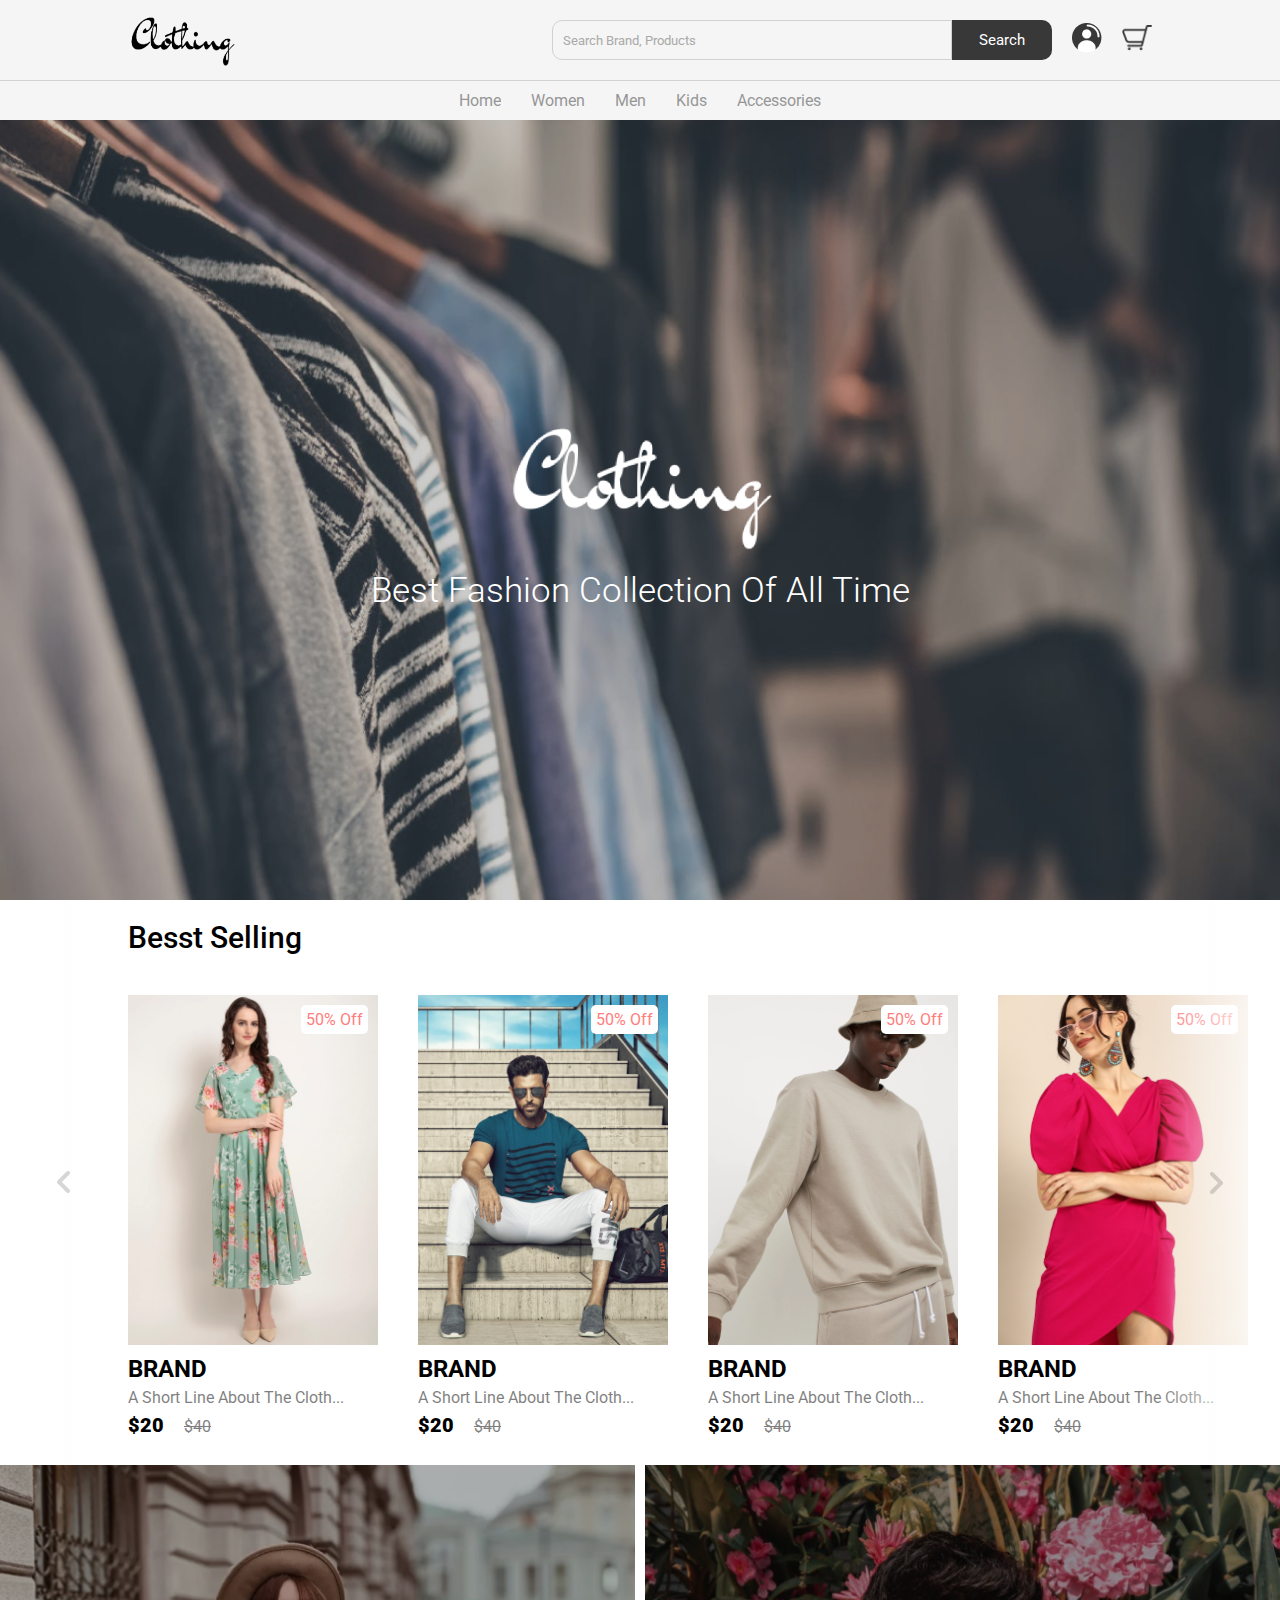
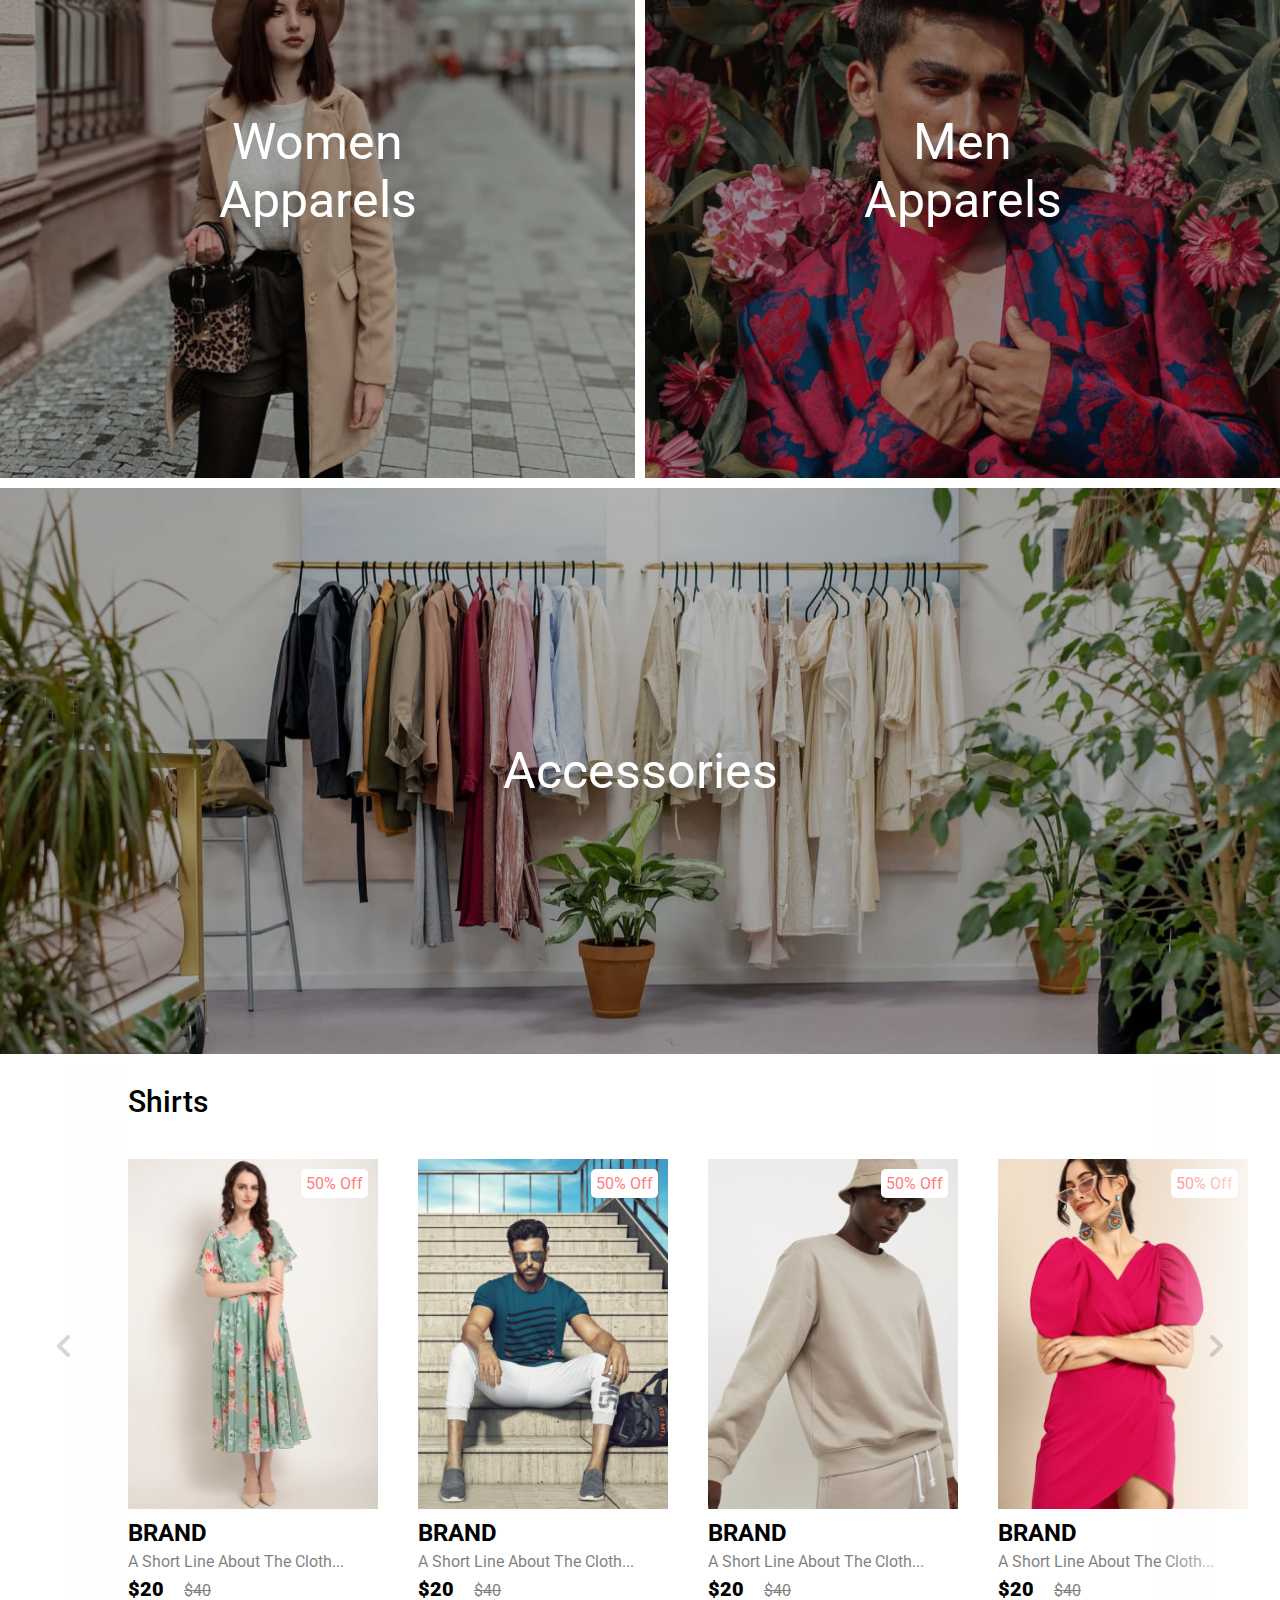
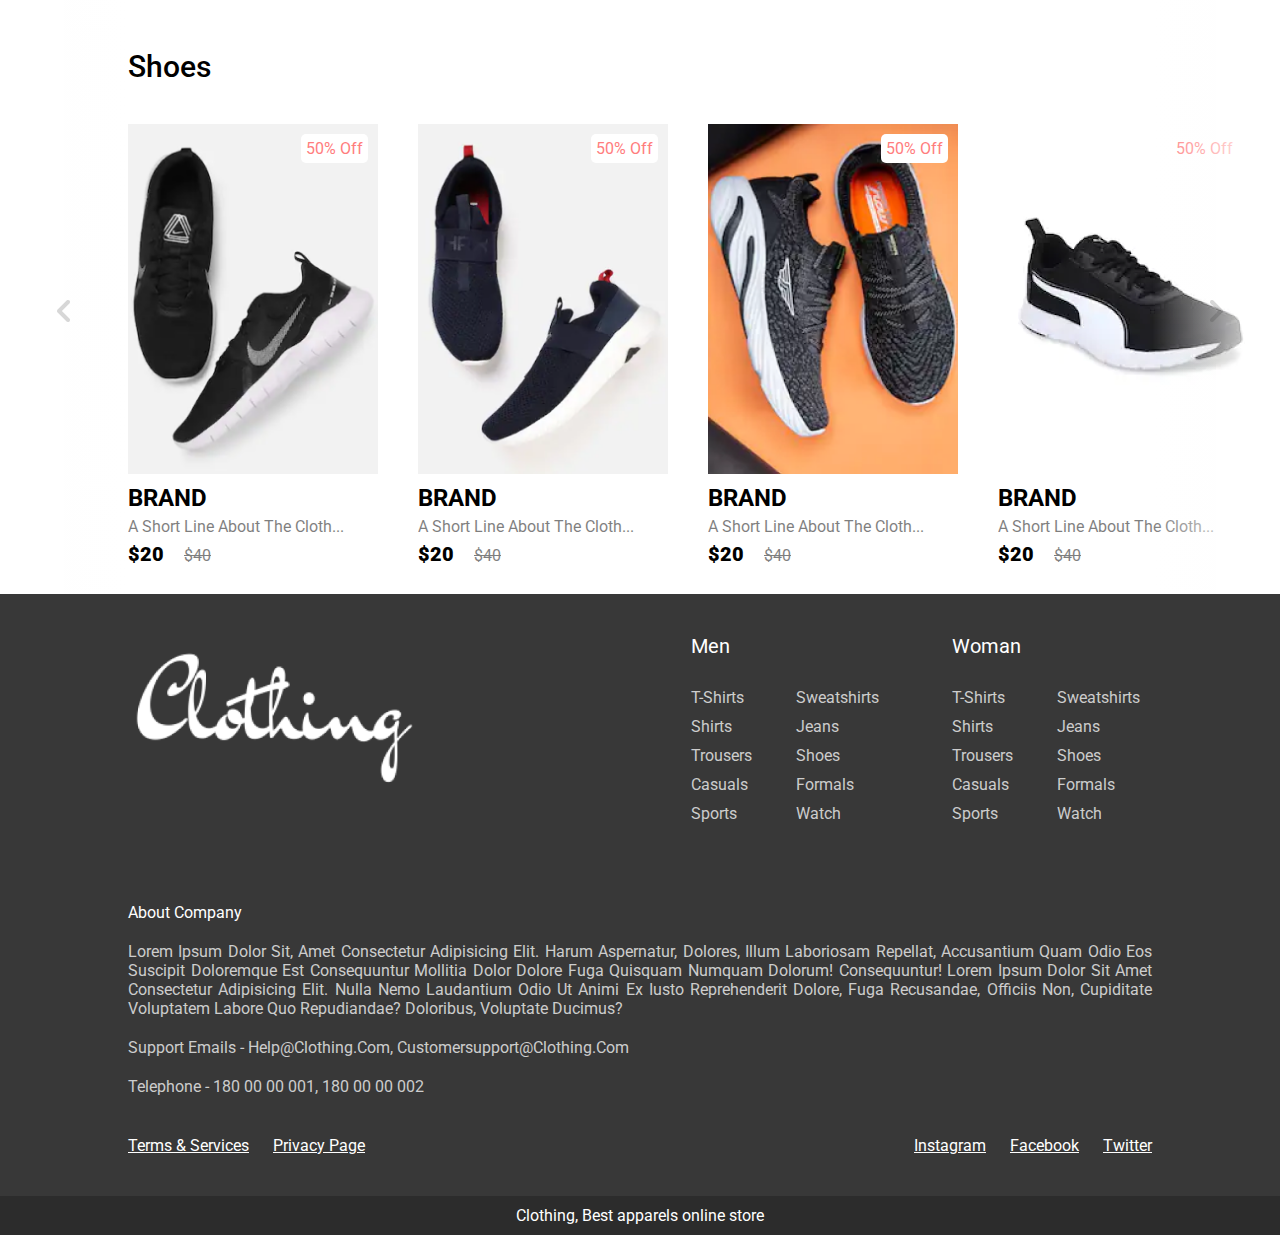
<file: public/index.html>
<!DOCTYPE html>
<html lang="en">

<head>
    <meta charset="UTF-8">
    <meta http-equiv="X-UA-Compatible" content="IE=edge">
    <meta name="viewport" content="width=
    , initial-scale=1.0">
    <!-- google fonts -->
    <link rel="preconnect" href="https://fonts.googleapis.com">
    <link rel="preconnect" href="https://fonts.gstatic.com" crossorigin>
    <link href="https://fonts.googleapis.com/css2?family=Roboto:wght@400;700&display=swap" rel="stylesheet">
    <link rel="stylesheet" href="css/styles.css">
    <title>Clothing - Best Apparels Online Store</title>

</head>

<body>
    <nav class="navbar">

    </nav>

    <!-- Hero section -->
    <header class="hero-section">
        <div class="content">
            <img src="img/light-logo.png" alt="Logo light" class="logo">
            <p class="sub-heading">best fashion collection of all time</p>
        </div>
    </header>

    <!-- cards- containers -->
    <section class="product">
        <h2 class="product-category">
            besst selling </h2>
        <button class="pre-btn"><img src="img/arrow.png" alt="Arrow"></button>
        <button class="nxt-btn"><img src="img/arrow.png" alt="Arrow"></button>
        <div class="product-container">
            <div class="product-card">
                <div class="product-image">
                    <span class="discount-tag">50% off</span>
                    <img src="img/card1.png" alt="model-01" class="product-thumb">
                    <button class="card-btn">add to whislist</button>
                </div>
                <div class="product-info">
                    <h2 class="product-brand">brand</h2>
                    <p class="product-short-des">a short line about the cloth...</p>
                    <span class="price">$20</span><span class="actual-price">$40</span>
                </div>
            </div>
            <!-- -----------P-->
            <div class="product-card">
                <div class="product-image">
                    <span class="discount-tag">50% off</span>
                    <img src="img/card2.png" alt="model-01" class="product-thumb">
                    <button class="card-btn">add to whislist</button>
                </div>
                <div class="product-info">
                    <h2 class="product-brand">brand</h2>
                    <p class="product-short-des">a short line about the cloth...</p>
                    <span class="price">$20</span><span class="actual-price">$40</span>
                </div>
            </div>
            <!-- ----------- -->
            <!-- -----------P-->
            <div class="product-card">
                <div class="product-image">
                    <span class="discount-tag">50% off</span>
                    <img src="img/card3.png" alt="model-01" class="product-thumb">
                    <button class="card-btn">add to whislist</button>
                </div>
                <div class="product-info">
                    <h2 class="product-brand">brand</h2>
                    <p class="product-short-des">a short line about the cloth...</p>
                    <span class="price">$20</span><span class="actual-price">$40</span>
                </div>
            </div>
            <!-- ----------- -->
            <!-- -----------P-->
            <div class="product-card">
                <div class="product-image">
                    <span class="discount-tag">50% off</span>
                    <img src="img/card4.png" alt="model-01" class="product-thumb">
                    <button class="card-btn">add to whislist</button>
                </div>
                <div class="product-info">
                    <h2 class="product-brand">brand</h2>
                    <p class="product-short-des">a short line about the cloth...</p>
                    <span class="price">$20</span><span class="actual-price">$40</span>
                </div>
            </div>
            <!-- ----------- -->
            <!-- -----------P-->
            <div class="product-card">
                <div class="product-image">
                    <span class="discount-tag">50% off</span>
                    <img src="img/card5.png" alt="model-01" class="product-thumb">
                    <button class="card-btn">add to whislist</button>
                </div>
                <div class="product-info">
                    <h2 class="product-brand">brand</h2>
                    <p class="product-short-des">a short line about the cloth...</p>
                    <span class="price">$20</span><span class="actual-price">$40</span>
                </div>
            </div>
            <!-- ----------- -->
            <!-- -----------P-->
            <div class="product-card">
                <div class="product-image">
                    <span class="discount-tag">50% off</span>
                    <img src="img/card6.png" alt="model-01" class="product-thumb">
                    <button class="card-btn">add to whislist</button>
                </div>
                <div class="product-info">
                    <h2 class="product-brand">brand</h2>
                    <p class="product-short-des">a short line about the cloth...</p>
                    <span class="price">$20</span><span class="actual-price">$40</span>
                </div>
            </div>
            <!-- ----------- -->
            <!-- -----------P-->
            <div class="product-card">
                <div class="product-image">
                    <span class="discount-tag">50% off</span>
                    <img src="img/card7.png" alt="model-01" class="product-thumb">
                    <button class="card-btn">add to whislist</button>
                </div>
                <div class="product-info">
                    <h2 class="product-brand">brand</h2>
                    <p class="product-short-des">a short line about the cloth...</p>
                    <span class="price">$20</span><span class="actual-price">$40</span>
                </div>
            </div>
            <!-- ----------- -->
            <!-- -----------P-->
            <div class="product-card">
                <div class="product-image">
                    <span class="discount-tag">50% off</span>
                    <img src="img/card8.png" alt="model-01" class="product-thumb">
                    <button class="card-btn">add to whislist</button>
                </div>
                <div class="product-info">
                    <h2 class="product-brand">brand</h2>
                    <p class="product-short-des">a short line about the cloth...</p>
                    <span class="price">$20</span><span class="actual-price">$40</span>
                </div>
            </div>
            <!-- ----------- -->
        </div>
    </section>

    <!--collections-->
    <section class="collection-container">
        <a href="#" class="collection">
            <img src="img/women-collection.png" alt="women collection">
            <p class="collection-title">women <br> apparels</p>
        </a>
        <a href="#" class="collection">
            <img src="img/men-collection.png" alt="men collection">
            <p class="collection-title">men <br> apparels</p>
        </a>
        <a href="#" class="collection">
            <img src="img/accessories-collection.png" alt="accessories collection">
            <p class="collection-title">accessories</p>
        </a>
    </section>



    <section class="product">
        <h2 class="product-category">
            Shirts </h2>
        <button class="pre-btn"><img src="img/arrow.png" alt="Arrow"></button>
        <button class="nxt-btn"><img src="img/arrow.png" alt="Arrow"></button>
        <div class="product-container">
            <div class="product-card">
                <div class="product-image">
                    <span class="discount-tag">50% off</span>
                    <img src="img/card1.png" alt="model-01" class="product-thumb">
                    <button class="card-btn">add to whislist</button>
                </div>
                <div class="product-info">
                    <h2 class="product-brand">brand</h2>
                    <p class="product-short-des">a short line about the cloth...</p>
                    <span class="price">$20</span><span class="actual-price">$40</span>
                </div>
            </div>
            <!-- -----------P-->
            <div class="product-card">
                <div class="product-image">
                    <span class="discount-tag">50% off</span>
                    <img src="img/card2.png" alt="model-01" class="product-thumb">
                    <button class="card-btn">add to whislist</button>
                </div>
                <div class="product-info">
                    <h2 class="product-brand">brand</h2>
                    <p class="product-short-des">a short line about the cloth...</p>
                    <span class="price">$20</span><span class="actual-price">$40</span>
                </div>
            </div>
            <!-- ----------- -->
            <!-- -----------P-->
            <div class="product-card">
                <div class="product-image">
                    <span class="discount-tag">50% off</span>
                    <img src="img/card3.png" alt="model-01" class="product-thumb">
                    <button class="card-btn">add to whislist</button>
                </div>
                <div class="product-info">
                    <h2 class="product-brand">brand</h2>
                    <p class="product-short-des">a short line about the cloth...</p>
                    <span class="price">$20</span><span class="actual-price">$40</span>
                </div>
            </div>
            <!-- ----------- -->
            <!-- -----------P-->
            <div class="product-card">
                <div class="product-image">
                    <span class="discount-tag">50% off</span>
                    <img src="img/card4.png" alt="model-01" class="product-thumb">
                    <button class="card-btn">add to whislist</button>
                </div>
                <div class="product-info">
                    <h2 class="product-brand">brand</h2>
                    <p class="product-short-des">a short line about the cloth...</p>
                    <span class="price">$20</span><span class="actual-price">$40</span>
                </div>
            </div>
            <!-- ----------- -->
            <!-- -----------P-->
            <div class="product-card">
                <div class="product-image">
                    <span class="discount-tag">50% off</span>
                    <img src="img/card5.png" alt="model-01" class="product-thumb">
                    <button class="card-btn">add to whislist</button>
                </div>
                <div class="product-info">
                    <h2 class="product-brand">brand</h2>
                    <p class="product-short-des">a short line about the cloth...</p>
                    <span class="price">$20</span><span class="actual-price">$40</span>
                </div>
            </div>
            <!-- ----------- -->
            <!-- -----------P-->
            <div class="product-card">
                <div class="product-image">
                    <span class="discount-tag">50% off</span>
                    <img src="img/card6.png" alt="model-01" class="product-thumb">
                    <button class="card-btn">add to whislist</button>
                </div>
                <div class="product-info">
                    <h2 class="product-brand">brand</h2>
                    <p class="product-short-des">a short line about the cloth...</p>
                    <span class="price">$20</span><span class="actual-price">$40</span>
                </div>
            </div>
            <!-- ----------- -->
            <!-- -----------P-->
            <div class="product-card">
                <div class="product-image">
                    <span class="discount-tag">50% off</span>
                    <img src="img/card7.png" alt="model-01" class="product-thumb">
                    <button class="card-btn">add to whislist</button>
                </div>
                <div class="product-info">
                    <h2 class="product-brand">brand</h2>
                    <p class="product-short-des">a short line about the cloth...</p>
                    <span class="price">$20</span><span class="actual-price">$40</span>
                </div>
            </div>
            <!-- ----------- -->
            <!-- -----------P-->
            <div class="product-card">
                <div class="product-image">
                    <span class="discount-tag">50% off</span>
                    <img src="img/card8.png" alt="model-01" class="product-thumb">
                    <button class="card-btn">add to whislist</button>
                </div>
                <div class="product-info">
                    <h2 class="product-brand">brand</h2>
                    <p class="product-short-des">a short line about the cloth...</p>
                    <span class="price">$20</span><span class="actual-price">$40</span>
                </div>
            </div>
            <!-- ----------- -->
        </div>
    </section>
    <!-- ---- -->
    <section class="product">
        <h2 class="product-category">
            Shoes </h2>
        <button class="pre-btn"><img src="img/arrow.png" alt="Arrow"></button>
        <button class="nxt-btn"><img src="img/arrow.png" alt="Arrow"></button>
        <div class="product-container">
            <div class="product-card">
                <div class="product-image">
                    <span class="discount-tag">50% off</span>
                    <img src="img/card9.png" alt="model-01" class="product-thumb">
                    <button class="card-btn">add to whislist</button>
                </div>
                <div class="product-info">
                    <h2 class="product-brand">brand</h2>
                    <p class="product-short-des">a short line about the cloth...</p>
                    <span class="price">$20</span><span class="actual-price">$40</span>
                </div>
            </div>
            <!-- -----------P-->
            <div class="product-card">
                <div class="product-image">
                    <span class="discount-tag">50% off</span>
                    <img src="img/card10.png" alt="model-01" class="product-thumb">
                    <button class="card-btn">add to whislist</button>
                </div>
                <div class="product-info">
                    <h2 class="product-brand">brand</h2>
                    <p class="product-short-des">a short line about the cloth...</p>
                    <span class="price">$20</span><span class="actual-price">$40</span>
                </div>
            </div>
            <!-- ----------- -->
            <!-- -----------P-->
            <div class="product-card">
                <div class="product-image">
                    <span class="discount-tag">50% off</span>
                    <img src="img/card11.png" alt="model-01" class="product-thumb">
                    <button class="card-btn">add to whislist</button>
                </div>
                <div class="product-info">
                    <h2 class="product-brand">brand</h2>
                    <p class="product-short-des">a short line about the cloth...</p>
                    <span class="price">$20</span><span class="actual-price">$40</span>
                </div>
            </div>
            <!-- ----------- -->
            <!-- -----------P-->
            <div class="product-card">
                <div class="product-image">
                    <span class="discount-tag">50% off</span>
                    <img src="img/card12.png" alt="model-01" class="product-thumb">
                    <button class="card-btn">add to whislist</button>
                </div>
                <div class="product-info">
                    <h2 class="product-brand">brand</h2>
                    <p class="product-short-des">a short line about the cloth...</p>
                    <span class="price">$20</span><span class="actual-price">$40</span>
                </div>
            </div>
            <!-- ----------- -->
            <!-- -----------P-->
            <div class="product-card">
                <div class="product-image">
                    <span class="discount-tag">50% off</span>
                    <img src="img/card5.png" alt="model-01" class="product-thumb">
                    <button class="card-btn">add to whislist</button>
                </div>
                <div class="product-info">
                    <h2 class="product-brand">brand</h2>
                    <p class="product-short-des">a short line about the cloth...</p>
                    <span class="price">$20</span><span class="actual-price">$40</span>
                </div>
            </div>
            <!-- ----------- -->
            <!-- -----------P-->
            <div class="product-card">
                <div class="product-image">
                    <span class="discount-tag">50% off</span>
                    <img src="img/card6.png" alt="model-01" class="product-thumb">
                    <button class="card-btn">add to whislist</button>
                </div>
                <div class="product-info">
                    <h2 class="product-brand">brand</h2>
                    <p class="product-short-des">a short line about the cloth...</p>
                    <span class="price">$20</span><span class="actual-price">$40</span>
                </div>
            </div>
            <!-- ----------- -->
            <!-- -----------P-->
            <div class="product-card">
                <div class="product-image">
                    <span class="discount-tag">50% off</span>
                    <img src="img/card7.png" alt="model-01" class="product-thumb">
                    <button class="card-btn">add to whislist</button>
                </div>
                <div class="product-info">
                    <h2 class="product-brand">brand</h2>
                    <p class="product-short-des">a short line about the cloth...</p>
                    <span class="price">$20</span><span class="actual-price">$40</span>
                </div>
            </div>
            <!-- ----------- -->
            <!-- -----------P-->
            <div class="product-card">
                <div class="product-image">
                    <span class="discount-tag">50% off</span>
                    <img src="img/card8.png" alt="model-01" class="product-thumb">
                    <button class="card-btn">add to whislist</button>
                </div>
                <div class="product-info">
                    <h2 class="product-brand">brand</h2>
                    <p class="product-short-des">a short line about the cloth...</p>
                    <span class="price">$20</span><span class="actual-price">$40</span>
                </div>
            </div>
            <!-- ----------- -->
        </div>
    </section>
    <!-- FOOTER -->
    <footer>
        <div class="footer-content">
            <img src="img/light-logo.png" alt="logo" class="logo">
            <div class="footer-ul-container">
                <ul class="category">
                    <li class="category-title">men</li>
                    <li><a href="#" class="footer-link">t-shirts</a></li>
                    <li><a href="#" class="footer-link">sweatshirts</a></li>
                    <li><a href="#" class="footer-link">shirts</a></li>
                    <li><a href="#" class="footer-link">jeans</a></li>
                    <li><a href="#" class="footer-link">trousers</a></li>
                    <li><a href="#" class="footer-link">shoes</a></li>
                    <li><a href="#" class="footer-link">casuals</a></li>
                    <li><a href="#" class="footer-link">formals</a></li>
                    <li><a href="#" class="footer-link">sports</a></li>
                    <li><a href="#" class="footer-link">watch</a></li>
                </ul>
                <ul class="category">
                    <li class="category-title">woman</li>
                    <li><a href="#" class="footer-link">t-shirts</a></li>
                    <li><a href="#" class="footer-link">sweatshirts</a></li>
                    <li><a href="#" class="footer-link">shirts</a></li>
                    <li><a href="#" class="footer-link">jeans</a></li>
                    <li><a href="#" class="footer-link">trousers</a></li>
                    <li><a href="#" class="footer-link">shoes</a></li>
                    <li><a href="#" class="footer-link">casuals</a></li>
                    <li><a href="#" class="footer-link">formals</a></li>
                    <li><a href="#" class="footer-link">sports</a></li>
                    <li><a href="#" class="footer-link">watch</a></li>
                </ul>
            </div>

        </div>
        <p class="footer-title">about company</p>
        <p class="info">Lorem ipsum dolor sit, amet consectetur adipisicing elit. Harum aspernatur, dolores, illum
            laboriosam repellat, accusantium quam odio eos suscipit doloremque est consequuntur mollitia dolor
            dolore fuga quisquam numquam dolorum! Consequuntur! Lorem ipsum dolor sit amet consectetur adipisicing
            elit. Nulla nemo laudantium odio ut animi ex iusto reprehenderit dolore, fuga recusandae, officiis non,
            cupiditate voluptatem labore quo repudiandae? Doloribus, voluptate ducimus?</p>
        <p class="info">support emails - help@clothing.com, customersupport@clothing.com</p>
        <p class="info">telephone - 180 00 00 001, 180 00 00 002</p>
        <div class="footer-social-container">
            <div>
                <a href="#" class="social-link">terms & services</a>
                <a href="#" class="social-link">privacy page</a>
            </div>
            <div>
                <a href="#" class="social-link">instagram</a>
                <a href="#" class="social-link">facebook</a>
                <a href="#" class="social-link">twitter</a>
            </div>
        </div>
        <p class="footer-credit">Clothing, Best apparels online store</p>

    </footer>



    <script src="js/home.js"></script>

    <!-- video: 48:35 -->
</body>

</html>
</file>
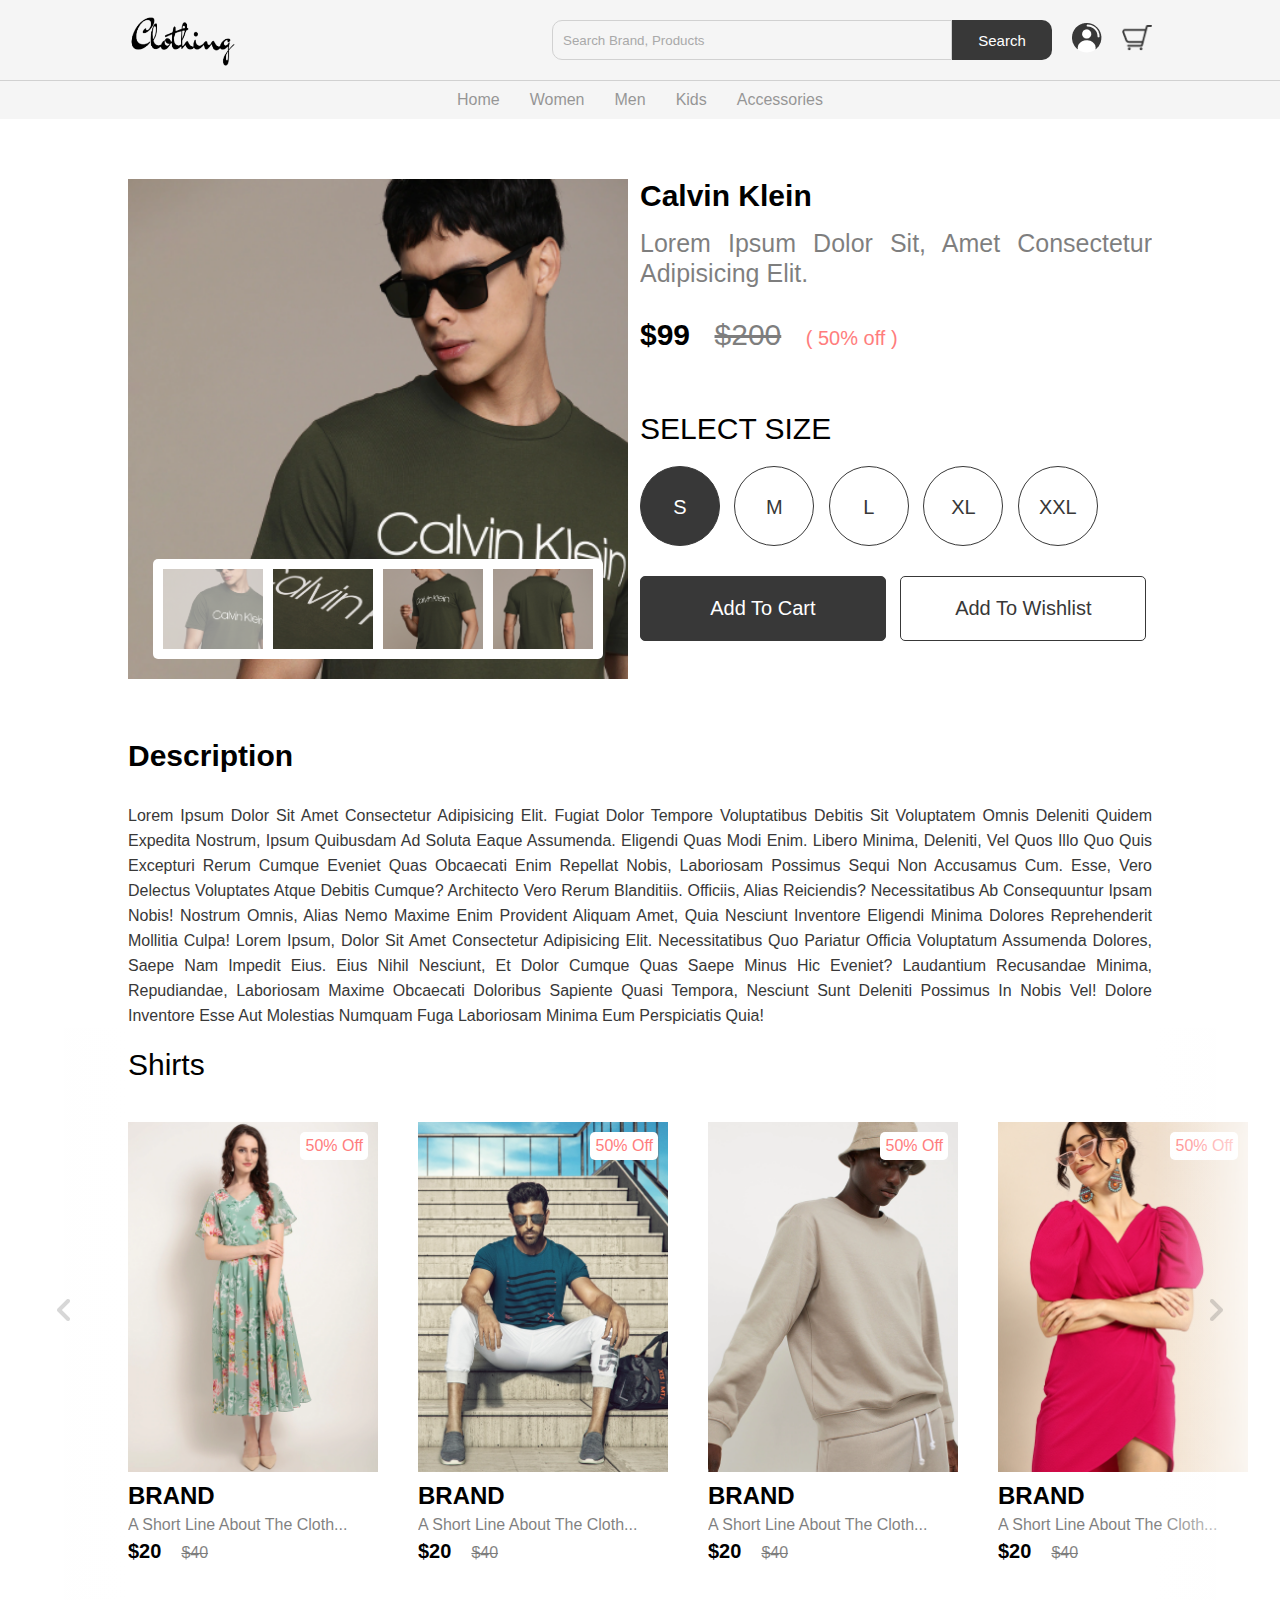
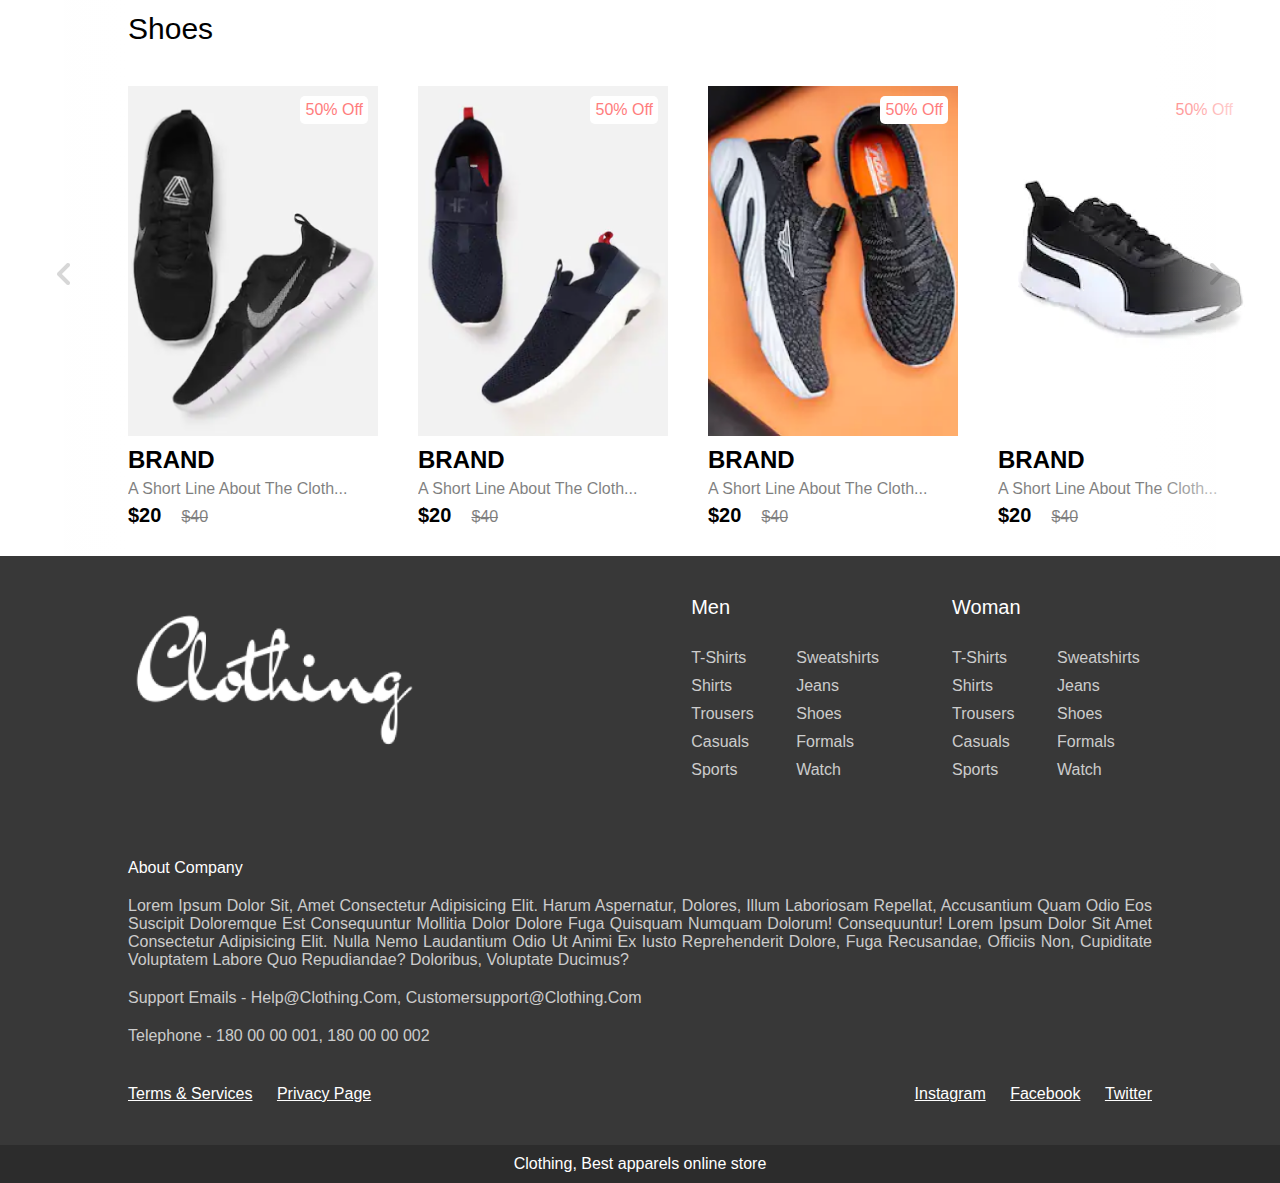
<file: public/product.html>
<!DOCTYPE html>
<html lang="en">

<head>
    <meta charset="UTF-8">
    <meta http-equiv="X-UA-Compatible" content="IE=edge">
    <meta name="viewport" content="width=device-width, initial-scale=1.0">
    <link rel="stylesheet" href="css/styles.css">
    <link rel="stylesheet" href="css/product.css">
    <title>Product - </title>
</head>

<body>
    <div class="navbar"></div>

    <section class="product-details">
        <div class="image-slider">
            <div class="product-images">
                <img src="img/product image 1.png" class="active" alt="Image Product 01">
                <img src="img/product image 2.png" alt="Image Product 02">
                <img src="img/product image 3.png" alt="Image Product 03">
                <img src="img/product image 4.png" alt="Image Product 04">
            </div>
        </div>
        <div class="details">
            <h2 class="product-brand">calvin klein</h2>
            <p class="product-short-des">Lorem ipsum dolor sit, amet consectetur adipisicing elit.</p>
            <span class="product-price">$99</span>
            <span class="product-actual-price">$200</span>
            <span class="product-discount">( 50% off )</span>
            <p class="product-sub-heading">select size</p>
            <!-- ---- -->
            <input type="radio" name="size" value="s" checked hidden id="s-size">
            <label for="s-size" class="size-radio-btn check">s</label>
            <!-- ---- -->
            <input type="radio" name="size" value="m" hidden id="m-size">
            <label for="m-size" class="size-radio-btn">m</label>
            <!-- ---- -->
            <input type="radio" name="size" value="l" hidden id="l-size">
            <label for="l-size" class="size-radio-btn">l</label>
            <!-- ---- -->
            <input type="radio" name="size" value="xl" hidden id="xl-size">
            <label for="xl-size" class="size-radio-btn">xl</label>
            <!-- ---- -->
            <input type="radio" name="size" value="xxl" hidden id="xxl-size">
            <label for="xxl-size" class="size-radio-btn">xxl</label>


            <button class="btn cart-btn">add to cart</button>
            <button class="btn">add to wishlist</button>
        </div>
    </section>

    <section class="detail-des">
        <h2 class="heading">description</h2>
        <div class="des">Lorem ipsum dolor sit amet consectetur adipisicing elit. Fugiat dolor tempore voluptatibus
            debitis sit voluptatem omnis deleniti quidem expedita nostrum, ipsum quibusdam ad soluta eaque assumenda.
            Eligendi quas modi enim.
            Libero minima, deleniti, vel quos illo quo quis excepturi rerum cumque eveniet quas obcaecati enim repellat
            nobis, laboriosam possimus sequi non accusamus cum. Esse, vero delectus voluptates atque debitis cumque?
            Architecto vero rerum blanditiis. Officiis, alias reiciendis? Necessitatibus ab consequuntur ipsam nobis!
            Nostrum omnis, alias nemo maxime enim provident aliquam amet, quia nesciunt inventore eligendi minima
            dolores reprehenderit mollitia culpa! Lorem ipsum, dolor sit amet consectetur adipisicing elit.
            Necessitatibus quo pariatur officia voluptatum assumenda dolores, saepe nam impedit eius. Eius nihil
            nesciunt, et dolor cumque quas saepe minus hic eveniet?
            Laudantium recusandae minima, repudiandae, laboriosam maxime obcaecati doloribus sapiente quasi tempora,
            nesciunt sunt deleniti possimus in nobis vel! Dolore inventore esse aut molestias numquam fuga laboriosam
            minima eum perspiciatis quia!</div>
    </section>

    <!-- Video: 1:00:13 -->

    <!-- card-container -->
    <section class="product">
        <h2 class="product-category">
            Shirts </h2>
        <button class="pre-btn"><img src="img/arrow.png" alt="Arrow"></button>
        <button class="nxt-btn"><img src="img/arrow.png" alt="Arrow"></button>
        <div class="product-container">
            <div class="product-card">
                <div class="product-image">
                    <span class="discount-tag">50% off</span>
                    <img src="img/card1.png" alt="model-01" class="product-thumb">
                    <button class="card-btn">add to whislist</button>
                </div>
                <div class="product-info">
                    <h2 class="product-brand">brand</h2>
                    <p class="product-short-des">a short line about the cloth...</p>
                    <span class="price">$20</span><span class="actual-price">$40</span>
                </div>
            </div>
            <!-- -----------P-->
            <div class="product-card">
                <div class="product-image">
                    <span class="discount-tag">50% off</span>
                    <img src="img/card2.png" alt="model-01" class="product-thumb">
                    <button class="card-btn">add to whislist</button>
                </div>
                <div class="product-info">
                    <h2 class="product-brand">brand</h2>
                    <p class="product-short-des">a short line about the cloth...</p>
                    <span class="price">$20</span><span class="actual-price">$40</span>
                </div>
            </div>
            <!-- ----------- -->
            <!-- -----------P-->
            <div class="product-card">
                <div class="product-image">
                    <span class="discount-tag">50% off</span>
                    <img src="img/card3.png" alt="model-01" class="product-thumb">
                    <button class="card-btn">add to whislist</button>
                </div>
                <div class="product-info">
                    <h2 class="product-brand">brand</h2>
                    <p class="product-short-des">a short line about the cloth...</p>
                    <span class="price">$20</span><span class="actual-price">$40</span>
                </div>
            </div>
            <!-- ----------- -->
            <!-- -----------P-->
            <div class="product-card">
                <div class="product-image">
                    <span class="discount-tag">50% off</span>
                    <img src="img/card4.png" alt="model-01" class="product-thumb">
                    <button class="card-btn">add to whislist</button>
                </div>
                <div class="product-info">
                    <h2 class="product-brand">brand</h2>
                    <p class="product-short-des">a short line about the cloth...</p>
                    <span class="price">$20</span><span class="actual-price">$40</span>
                </div>
            </div>
            <!-- ----------- -->
            <!-- -----------P-->
            <div class="product-card">
                <div class="product-image">
                    <span class="discount-tag">50% off</span>
                    <img src="img/card5.png" alt="model-01" class="product-thumb">
                    <button class="card-btn">add to whislist</button>
                </div>
                <div class="product-info">
                    <h2 class="product-brand">brand</h2>
                    <p class="product-short-des">a short line about the cloth...</p>
                    <span class="price">$20</span><span class="actual-price">$40</span>
                </div>
            </div>
            <!-- ----------- -->
            <!-- -----------P-->
            <div class="product-card">
                <div class="product-image">
                    <span class="discount-tag">50% off</span>
                    <img src="img/card6.png" alt="model-01" class="product-thumb">
                    <button class="card-btn">add to whislist</button>
                </div>
                <div class="product-info">
                    <h2 class="product-brand">brand</h2>
                    <p class="product-short-des">a short line about the cloth...</p>
                    <span class="price">$20</span><span class="actual-price">$40</span>
                </div>
            </div>
            <!-- ----------- -->
            <!-- -----------P-->
            <div class="product-card">
                <div class="product-image">
                    <span class="discount-tag">50% off</span>
                    <img src="img/card7.png" alt="model-01" class="product-thumb">
                    <button class="card-btn">add to whislist</button>
                </div>
                <div class="product-info">
                    <h2 class="product-brand">brand</h2>
                    <p class="product-short-des">a short line about the cloth...</p>
                    <span class="price">$20</span><span class="actual-price">$40</span>
                </div>
            </div>
            <!-- ----------- -->
            <!-- -----------P-->
            <div class="product-card">
                <div class="product-image">
                    <span class="discount-tag">50% off</span>
                    <img src="img/card8.png" alt="model-01" class="product-thumb">
                    <button class="card-btn">add to whislist</button>
                </div>
                <div class="product-info">
                    <h2 class="product-brand">brand</h2>
                    <p class="product-short-des">a short line about the cloth...</p>
                    <span class="price">$20</span><span class="actual-price">$40</span>
                </div>
            </div>
            <!-- ----------- -->
        </div>
    </section>
    <!-- ---- -->
    <section class="product">
        <h2 class="product-category">
            Shoes </h2>
        <button class="pre-btn"><img src="img/arrow.png" alt="Arrow"></button>
        <button class="nxt-btn"><img src="img/arrow.png" alt="Arrow"></button>
        <div class="product-container">
            <div class="product-card">
                <div class="product-image">
                    <span class="discount-tag">50% off</span>
                    <img src="img/card9.png" alt="model-01" class="product-thumb">
                    <button class="card-btn">add to whislist</button>
                </div>
                <div class="product-info">
                    <h2 class="product-brand">brand</h2>
                    <p class="product-short-des">a short line about the cloth...</p>
                    <span class="price">$20</span><span class="actual-price">$40</span>
                </div>
            </div>
            <!-- -----------P-->
            <div class="product-card">
                <div class="product-image">
                    <span class="discount-tag">50% off</span>
                    <img src="img/card10.png" alt="model-01" class="product-thumb">
                    <button class="card-btn">add to whislist</button>
                </div>
                <div class="product-info">
                    <h2 class="product-brand">brand</h2>
                    <p class="product-short-des">a short line about the cloth...</p>
                    <span class="price">$20</span><span class="actual-price">$40</span>
                </div>
            </div>
            <!-- ----------- -->
            <!-- -----------P-->
            <div class="product-card">
                <div class="product-image">
                    <span class="discount-tag">50% off</span>
                    <img src="img/card11.png" alt="model-01" class="product-thumb">
                    <button class="card-btn">add to whislist</button>
                </div>
                <div class="product-info">
                    <h2 class="product-brand">brand</h2>
                    <p class="product-short-des">a short line about the cloth...</p>
                    <span class="price">$20</span><span class="actual-price">$40</span>
                </div>
            </div>
            <!-- ----------- -->
            <!-- -----------P-->
            <div class="product-card">
                <div class="product-image">
                    <span class="discount-tag">50% off</span>
                    <img src="img/card12.png" alt="model-01" class="product-thumb">
                    <button class="card-btn">add to whislist</button>
                </div>
                <div class="product-info">
                    <h2 class="product-brand">brand</h2>
                    <p class="product-short-des">a short line about the cloth...</p>
                    <span class="price">$20</span><span class="actual-price">$40</span>
                </div>
            </div>
            <!-- ----------- -->
            <!-- -----------P-->
            <div class="product-card">
                <div class="product-image">
                    <span class="discount-tag">50% off</span>
                    <img src="img/card5.png" alt="model-01" class="product-thumb">
                    <button class="card-btn">add to whislist</button>
                </div>
                <div class="product-info">
                    <h2 class="product-brand">brand</h2>
                    <p class="product-short-des">a short line about the cloth...</p>
                    <span class="price">$20</span><span class="actual-price">$40</span>
                </div>
            </div>
            <!-- ----------- -->
            <!-- -----------P-->
            <div class="product-card">
                <div class="product-image">
                    <span class="discount-tag">50% off</span>
                    <img src="img/card6.png" alt="model-01" class="product-thumb">
                    <button class="card-btn">add to whislist</button>
                </div>
                <div class="product-info">
                    <h2 class="product-brand">brand</h2>
                    <p class="product-short-des">a short line about the cloth...</p>
                    <span class="price">$20</span><span class="actual-price">$40</span>
                </div>
            </div>
            <!-- ----------- -->
            <!-- -----------P-->
            <div class="product-card">
                <div class="product-image">
                    <span class="discount-tag">50% off</span>
                    <img src="img/card7.png" alt="model-01" class="product-thumb">
                    <button class="card-btn">add to whislist</button>
                </div>
                <div class="product-info">
                    <h2 class="product-brand">brand</h2>
                    <p class="product-short-des">a short line about the cloth...</p>
                    <span class="price">$20</span><span class="actual-price">$40</span>
                </div>
            </div>
            <!-- ----------- -->
            <!-- -----------P-->
            <div class="product-card">
                <div class="product-image">
                    <span class="discount-tag">50% off</span>
                    <img src="img/card8.png" alt="model-01" class="product-thumb">
                    <button class="card-btn">add to whislist</button>
                </div>
                <div class="product-info">
                    <h2 class="product-brand">brand</h2>
                    <p class="product-short-des">a short line about the cloth...</p>
                    <span class="price">$20</span><span class="actual-price">$40</span>
                </div>
            </div>
            <!-- ----------- -->
        </div>
    </section>


    <!-- footer -->
    <footer>
    </footer>

    <script src="js/product.js"></script>
    <script src="js/nav.js"></script>
    <script src="js/footer.js"></script>
    <script src="js/productContainer.js"></script>

</body>

</html>
</file>
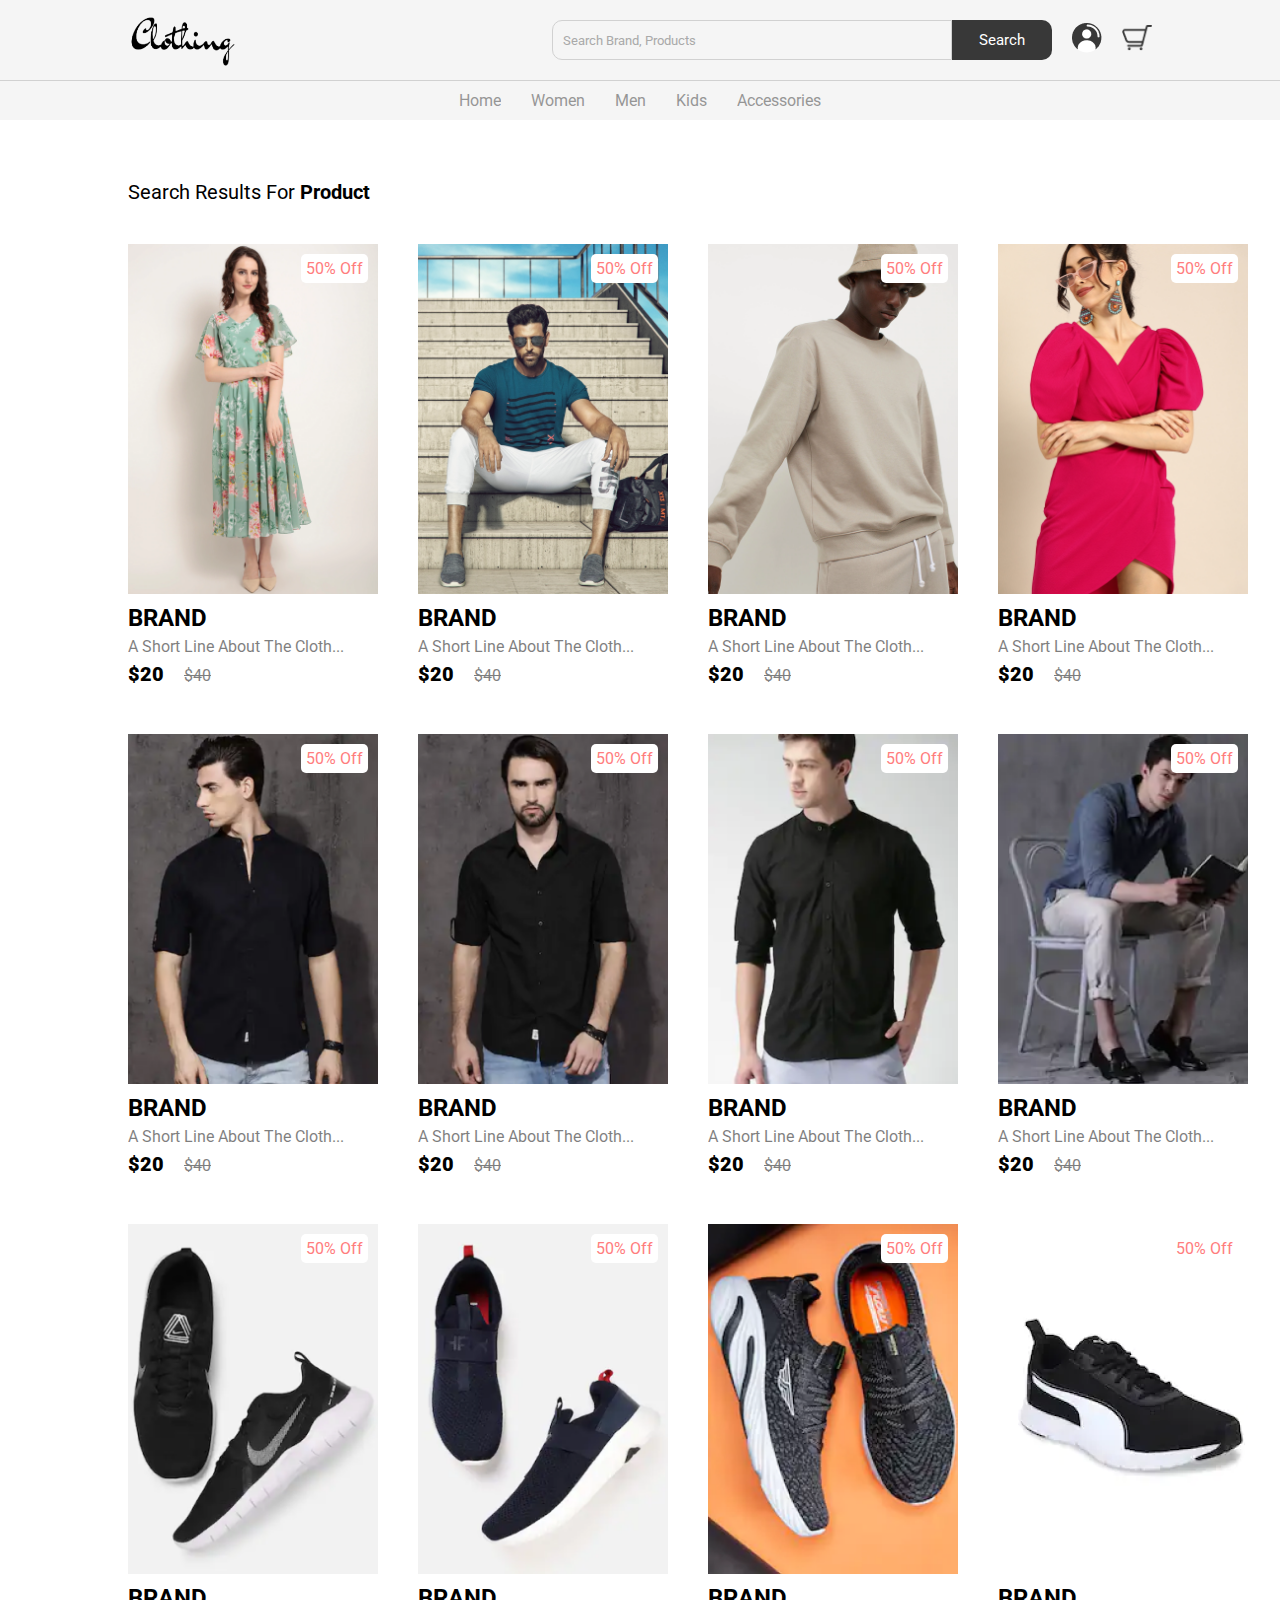
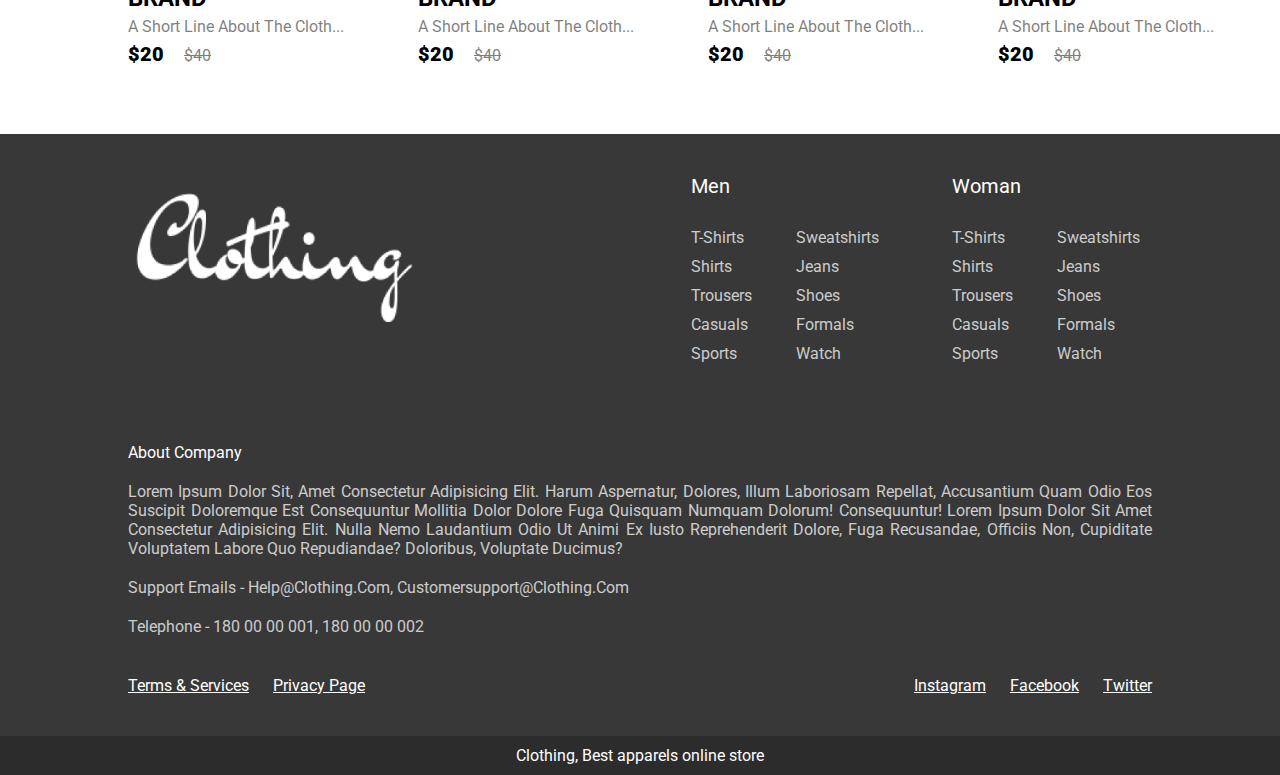
<file: public/search.html>
<!DOCTYPE html>
<html lang="en">

<head>
    <meta charset="UTF-8">
    <meta http-equiv="X-UA-Compatible" content="IE=edge">
    <meta name="viewport" content="width=device-width, initial-scale=1.0">
    <!-- google fonts -->
    <link rel="preconnect" href="https://fonts.googleapis.com">
    <link rel="preconnect" href="https://fonts.gstatic.com" crossorigin>
    <link href="https://fonts.googleapis.com/css2?family=Roboto:wght@400;700&display=swap" rel="stylesheet">
    <!-- | -->
    <link rel="stylesheet" href="css/styles.css">
    <link rel="stylesheet" href="css/search.css">
    <title>Search || CLOTHING</title>
</head>

<body>
    <nav class="navbar"></nav>

    <!-- serch-result -->
    <section class="search-results">
        <h2 class="heading">search results for <span>product</span></h2>
        <div class="product-container">
            <div class="product-card">
                <div class="product-image">
                    <span class="discount-tag">50% off</span>
                    <img src="img/card1.png" alt="model-01" class="product-thumb">
                    <button class="card-btn">add to whislist</button>
                </div>
                <div class="product-info">
                    <h2 class="product-brand">brand</h2>
                    <p class="product-short-des">a short line about the cloth...</p>
                    <span class="price">$20</span><span class="actual-price">$40</span>
                </div>
            </div>
            <!-- -----------P-->
            <div class="product-card">
                <div class="product-image">
                    <span class="discount-tag">50% off</span>
                    <img src="img/card2.png" alt="model-01" class="product-thumb">
                    <button class="card-btn">add to whislist</button>
                </div>
                <div class="product-info">
                    <h2 class="product-brand">brand</h2>
                    <p class="product-short-des">a short line about the cloth...</p>
                    <span class="price">$20</span><span class="actual-price">$40</span>
                </div>
            </div>
            <!-- ----------- -->
            <!-- -----------P-->
            <div class="product-card">
                <div class="product-image">
                    <span class="discount-tag">50% off</span>
                    <img src="img/card3.png" alt="model-01" class="product-thumb">
                    <button class="card-btn">add to whislist</button>
                </div>
                <div class="product-info">
                    <h2 class="product-brand">brand</h2>
                    <p class="product-short-des">a short line about the cloth...</p>
                    <span class="price">$20</span><span class="actual-price">$40</span>
                </div>
            </div>
            <!-- ----------- -->
            <!-- -----------P-->
            <div class="product-card">
                <div class="product-image">
                    <span class="discount-tag">50% off</span>
                    <img src="img/card4.png" alt="model-01" class="product-thumb">
                    <button class="card-btn">add to whislist</button>
                </div>
                <div class="product-info">
                    <h2 class="product-brand">brand</h2>
                    <p class="product-short-des">a short line about the cloth...</p>
                    <span class="price">$20</span><span class="actual-price">$40</span>
                </div>
            </div>
            <!-- ----------- -->
            <!-- -----------P-->
            <div class="product-card">
                <div class="product-image">
                    <span class="discount-tag">50% off</span>
                    <img src="img/card5.png" alt="model-01" class="product-thumb">
                    <button class="card-btn">add to whislist</button>
                </div>
                <div class="product-info">
                    <h2 class="product-brand">brand</h2>
                    <p class="product-short-des">a short line about the cloth...</p>
                    <span class="price">$20</span><span class="actual-price">$40</span>
                </div>
            </div>
            <!-- ----------- -->
            <!-- -----------P-->
            <div class="product-card">
                <div class="product-image">
                    <span class="discount-tag">50% off</span>
                    <img src="img/card6.png" alt="model-01" class="product-thumb">
                    <button class="card-btn">add to whislist</button>
                </div>
                <div class="product-info">
                    <h2 class="product-brand">brand</h2>
                    <p class="product-short-des">a short line about the cloth...</p>
                    <span class="price">$20</span><span class="actual-price">$40</span>
                </div>
            </div>
            <!-- ----------- -->
            <!-- -----------P-->
            <div class="product-card">
                <div class="product-image">
                    <span class="discount-tag">50% off</span>
                    <img src="img/card7.png" alt="model-01" class="product-thumb">
                    <button class="card-btn">add to whislist</button>
                </div>
                <div class="product-info">
                    <h2 class="product-brand">brand</h2>
                    <p class="product-short-des">a short line about the cloth...</p>
                    <span class="price">$20</span><span class="actual-price">$40</span>
                </div>
            </div>
            <!-- ----------- -->
            <!-- -----------P-->
            <div class="product-card">
                <div class="product-image">
                    <span class="discount-tag">50% off</span>
                    <img src="img/card8.png" alt="model-01" class="product-thumb">
                    <button class="card-btn">add to whislist</button>
                </div>
                <div class="product-info">
                    <h2 class="product-brand">brand</h2>
                    <p class="product-short-des">a short line about the cloth...</p>
                    <span class="price">$20</span><span class="actual-price">$40</span>
                </div>
            </div>
            <!-- ----------- -->
             <!-- -----------P-->
             <div class="product-card">
                <div class="product-image">
                    <span class="discount-tag">50% off</span>
                    <img src="img/card9.png" alt="model-01" class="product-thumb">
                    <button class="card-btn">add to whislist</button>
                </div>
                <div class="product-info">
                    <h2 class="product-brand">brand</h2>
                    <p class="product-short-des">a short line about the cloth...</p>
                    <span class="price">$20</span><span class="actual-price">$40</span>
                </div>
            </div>
            <!-- ----------- --> <!-- -----------P-->
            <div class="product-card">
                <div class="product-image">
                    <span class="discount-tag">50% off</span>
                    <img src="img/card10.png" alt="model-01" class="product-thumb">
                    <button class="card-btn">add to whislist</button>
                </div>
                <div class="product-info">
                    <h2 class="product-brand">brand</h2>
                    <p class="product-short-des">a short line about the cloth...</p>
                    <span class="price">$20</span><span class="actual-price">$40</span>
                </div>
            </div>
            <!-- ----------- --> <!-- -----------P-->
            <div class="product-card">
                <div class="product-image">
                    <span class="discount-tag">50% off</span>
                    <img src="img/card11.png" alt="model-01" class="product-thumb">
                    <button class="card-btn">add to whislist</button>
                </div>
                <div class="product-info">
                    <h2 class="product-brand">brand</h2>
                    <p class="product-short-des">a short line about the cloth...</p>
                    <span class="price">$20</span><span class="actual-price">$40</span>
                </div>
            </div>
            <!-- ----------- --> <!-- -----------P-->
            <div class="product-card">
                <div class="product-image">
                    <span class="discount-tag">50% off</span>
                    <img src="img/card12.png" alt="model-01" class="product-thumb">
                    <button class="card-btn">add to whislist</button>
                </div>
                <div class="product-info">
                    <h2 class="product-brand">brand</h2>
                    <p class="product-short-des">a short line about the cloth...</p>
                    <span class="price">$20</span><span class="actual-price">$40</span>
                </div>
            </div>
            <!-- ----------- -->
        </div>
    </section>








    <!-- Footer -->
    <footer></footer>


    <script src="js/nav.js"></script>
    <script src="js/footer.js"></script>
</body>

</html>
</file>
<file: public/css/styles.css>
* {
  margin: 0;
  padding: 0;
  box-sizing: border-box;
  font-family: "Roboto", sans-serif;
  scroll-behavior: smooth;
}

.navbar {
  position: sticky;
  top: 0;
  left: 0;
  width: 100%;
  background-color: #f5f5f5;
  z-index: 9;
}
.nav {
  padding: 10px 10vw;
  display: flex;
  justify-content: space-between;
}
.brand-logo {
  height: 60px;
}

.nav-items {
  display: flex;
  align-items: center;
}
.search {
  display: flex;
  width: 500px;
}
.search-box {
  width: 80%;
  height: 40px;
  padding: 10px;
  border-top-left-radius: 10px;
  border-bottom-left-radius: 10px;
  border: 1px solid #d1d1d1;
  text-transform: capitalize;
  background: none;
  color: #a9a9a9;
  outline: none;
}
.search-btn {
  width: 20%;
  height: 40px;
  padding: 10px 20px;
  border: none;
  outline: none;
  cursor: pointer;
  background-color: #383838;
  color: #fff;
  text-transform: capitalize;
  font-size: 15px;
  border-top-right-radius: 10px;
  border-bottom-right-radius: 10px;
}

.search-box::placeholder {
  color: #a9a9a9;
}

.nav-items a {
  margin-left: 20px;
}
.nav-items a img {
  width: 30px;
}
.links-container {
  width: 100%;
  display: flex;
  justify-content: center;
  padding: 10px 10vw;
  list-style: none;
  border-top: 1px solid #d1d1d1;
}
.link {
  text-transform: capitalize;
  padding: 0 10px;
  margin: 0 5px;
  text-decoration: none;
  color: #383838;
  opacity: 0.5;
  transition: 0.5s;
}
.link:hover {
  opacity: 1;
}

/*-----------------------HERO SECTION--------------------------- */
.hero-section {
  width: 100%;
  height: calc(100vh - 120px);
  background-image: url("/public/img/header.png");
  background-size: cover;
  display: flex;
  justify-content: center;
  align-items: center;
}
.hero-section .logo {
  height: 150px;
  display: block;
  margin: 0 auto;
}
.hero-section .sub-heading {
  margin-top: 10px;
  text-align: center;
  color: #fff;
  text-transform: capitalize;
  font-size: 35px;
  font-weight: 300;
}

/* -------- PRODUCTS---------------- */
.product {
  position: relative;
  overflow: hidden;
  padding: 20px 0;
}
.product-category {
  padding: 0 10vw;
  font-size: 30px;
  font-weight: 500;
  margin-bottom: 40px;
  text-transform: capitalize;
}

.product-container {
  padding: 0 10vw;
  display: flex;
  overflow-x: auto;
  scroll-behavior: smooth;
}
.product-container::-webkit-scrollbar {
  display: none;
}
.product-card {
  flex: 0 0 auto;
  width: 250px;
  height: 450px;
  margin-right: 40px;
}
.product-image {
  position: relative;
  width: 100%;
  height: 350px;
  overflow: hidden;
}
.product-thumb {
  width: 100%;
  height: 350px;
  object-fit: cover;
}
.discount-tag {
  position: absolute;
  background-color: #fff;
  padding: 5px;
  border-radius: 5px;
  color: #ff7d7d;
  right: 10px;
  top: 10px;
  text-transform: capitalize;
}
.card-btn {
  position: absolute;
  bottom: 10px;
  left: 50%;
  left: 50%;
  transform: translateX(-50%);
  padding: 10px;
  width: 90%;
  text-transform: capitalize;
  border: none;
  outline: none;
  background-color: #fff;
  border-radius: 5px;
  transition: 0.5s;
  cursor: pointer;
  opacity: 0;
}
.product-card:hover .card-btn {
  opacity: 1;
}
.card-btn:hover {
  background-color: #efefef;
}
.product-info {
  width: 100%;
  height: 100px;
  padding-top: 10px;
}
.product-brand {
  text-transform: uppercase;
}
.product-short-des {
  width: 100%;
  height: 20px;
  line-height: 20px;
  overflow: hidden;
  opacity: 0.5;
  text-transform: capitalize;
  margin: 5px 0;
}
.price {
  font-weight: 900;
  font-size: 20px;
}
.actual-price {
  margin-left: 20px;
  opacity: 0.5;
  text-decoration: line-through;
}

.pre-btn,
.nxt-btn {
  border: none;
  width: 10vw;
  height: 100%;
  position: absolute;
  top: 0;
  display: flex;
  justify-content: center;
  align-items: center;
  background: linear-gradient(90deg, rgba(255 255 255/0) 0%, #fff 100%);
  cursor: pointer;
  z-index: 9;
}
.pre-btn {
  left: 0;
  transform: rotate(180deg);
}
.nxt-btn {
  right: 0;
}
.pre-btn img,
.nxt-btn img {
  opacity: 0.2;
  transition: 0.5s ease;
}
.pre-btn:hover img,
.nxt-btn:hover img {
  opacity: 1;
}

/* collection container */
.collection-container {
  width: 100%;
  display: grid;
  grid-template-columns: repeat(2, 1fr);
  grid-gap: 10px;
}
.collection {
  position: relative;
}
.collection img {
  width: 100%;
  height: 100%;
  object-fit: covers;
}
.collection p {
  position: absolute;
  top: 50%;
  left: 50%;
  transform: translate(-50%, -50%);
  text-align: center;
  color: #fff;
  font-size: 50px;
  text-transform: capitalize;
}
.collection:nth-child(3) {
  grid-column: span 2;
  margin-bottom: 10px;
}

/* FOOTER START*/
footer {
  position: relative;
  width: 100%;
  padding: 40px 10vw;
  padding-bottom: 80px;
  background-color: #383838;
}
.footer-content {
  display: flex;
  width: 100%;
  justify-content: space-between;
}
.footer-content .logo {
  height: 160px;
}
.footer-ul-container {
  width: 45%;
  display: flex;
  justify-content: space-between;
}
.category {
  width: 200px;
  display: grid;
  grid-template-columns: repeat(2, 1fr);
  grid-gap: 10px;
  list-style: none;
}
.category-title {
  grid-column: span 2;
  text-transform: capitalize;
  color: #fff;
  font-size: 20px;
  margin-bottom: 20px;
}
.category .footer-link {
  text-decoration: none;
  text-transform: capitalize;
  color: rgba(255, 255, 255, 0.75);
  transition: 0.5s ease;
}
.footer-link:hover {
  color: #fff;
  text-decoration: underline;
}

.footer-title,
.info {
  text-transform: capitalize;
  color: rgba(255, 255, 255, 0.75);
  margin: 20px 0;
}
.footer-title {
  margin-top: 80px;
  color: #fff;
}
.info {
  text-align: justify;
}

.footer-social-container {
  margin-top: 40px;
  display: flex;
  justify-content: space-between;
}
.social-link {
  color: #fff;
  margin-left: 20px;
  text-transform: capitalize;
}
.social-link:nth-child(1) {
  margin-left: 0;
}
.footer-credit {
  width: 100%;
  padding: 10px;
  position: absolute;
  left: 0;
  bottom: 0;
  text-align: center;
  color: #fff;
  background-color: rgba(0, 0, 0, 0.2);
}

/* FOOTER END*/
</file>
<file: public/css/product.css>
.product-details {
  width: 100%;
  padding: 60px 10vw;
  display: flex;
  justify-content: space-between;
}
.image-slider {
  width: 500px;
  height: 500px;
  position: relative;
  background-image: url("../img/product\ image\ 1.png");
  background-size: cover;
}

.product-images {
  position: absolute;
  bottom: 20px;
  left: 50%;
  transform: translateX(-50%);
  width: 90%;
  background-color: #fff;
  border-radius: 5px;
  display: grid;
  grid-template-columns: repeat(4, 1fr);
  height: 100px;
  grid-gap: 10px;
  padding: 10px;
}
.product-images img {
  width: 100%;
  height: 80px;
  object-fit: cover;
  cursor: pointer;
}
.product-images img.active {
  opacity: 0.5;
}
.details {
  width: 50%;
}
.details .product-brand {
  text-transform: capitalize;
  font-size: 30px;
}
.details .product-short-des {
  font-size: 25px;
  line-height: 30px;
  height: auto;
  margin: 15px 0 30px;
  text-align: justify;
}

.product-price {
  font-weight: 700;
  font-size: 30px;
}
.product-actual-price {
  font-size: 30px;
  opacity: 0.5;
  text-decoration: line-through;
  margin: 0 20px;
  font-weight: 300;
}
.product-discount {
  color: #ff7d7d;
  font-size: 20px;
}
.product-sub-heading {
  margin: 60px 0 10px;
  text-transform: uppercase;
  font-size: 30px;
  font-weight: 300;
}
.size-radio-btn {
  display: inline-block;
  width: 80px;
  height: 80px;
  text-align: center;
  font-size: 20px;
  border: 1px solid #383838;
  border-radius: 50%;
  margin: 10px;
  margin-left: 0;
  line-height: 80px;
  text-transform: uppercase;
  color: #383838;
  cursor: pointer;
}
.size-radio-btn.check {
  background-color: #383838;
  color: #fff;
}
.btn {
  width: 48%;
  padding: 20px;
  border-radius: 5px;
  background: none;
  border: 1px solid #383838;
  color: #383838;
  font-size: 20px;
  cursor: pointer;
  text-transform: capitalize;
  margin: 20px 0;
}

.cart-btn {
  margin-right: 2%;
  background-color: #383838;
  color: #fff;
}

/* description */
.detail-des {
  padding: 0 10vw;
  text-transform: capitalize;
}
.heading {
  font-size: 30px;
  margin-bottom: 30px;
}
.des {
  text-align: justify;
  color: #383838;
  line-height: 25px;
}
</file>
<file: public/css/search.css>
.search-results {
  width: 100%;
  padding: 60px 0;
}
.heading {
  font-size: 20px;
  text-transform: capitalize;
  font-weight: 400;
  margin-bottom: 40px;
  padding: 0 10vw;
}
.heading span {
  font-weight: 700;
}
.product-container {
 display: grid;
 grid-template-columns: repeat(4, 1fr);
 height: auto;
 grid-row-gap:40px;   
}
</file>
